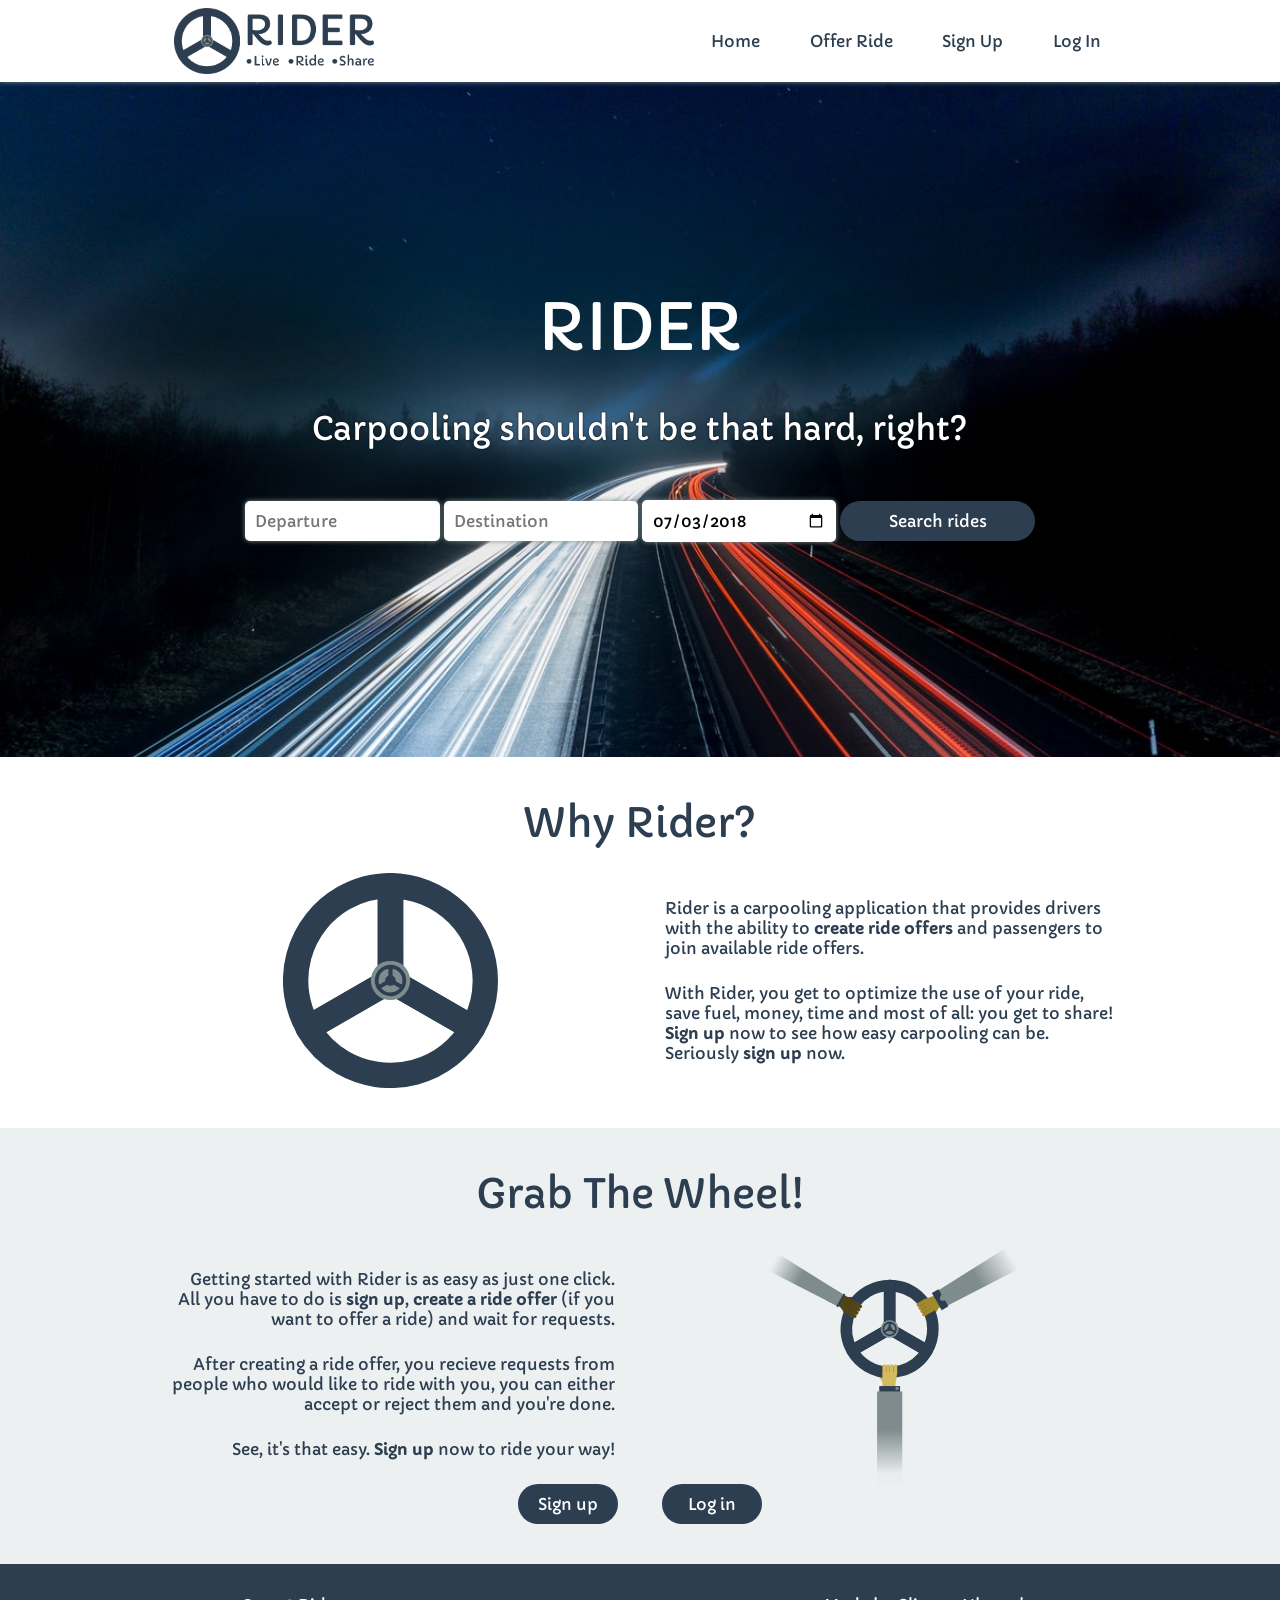
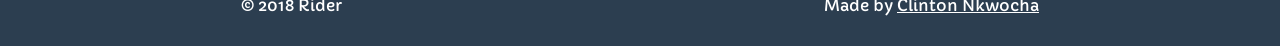
<file: index.html>
<!DOCTYPE html>
<html lang="en">
  <head>
    <meta charset="utf-8">
    <meta name="author" content="Clinton Nkwocha">
    <meta name="description" content="Rider is a carpooling application that provides drivers with the ability to create ride offers and passengers to join available ride offers.">
    <meta name="keywords" content="rider, carpool, carpooling, car, pool, offer ride">
    <meta name="language" content="English">
    <meta name="theme-color" content="#2c3e50">
    <meta name="viewport" content="width=device-width">
    <title>Rider | Live, Ride, Share</title>
    <link href="https://fonts.googleapis.com/css?family=Capriola" rel="stylesheet">
    <link rel="shortcut icon" href="./images/favicon.ico" type="image/x-icon">
    <link rel="stylesheet" href="./css/reset.min.css" type="text/css">
    <link rel="stylesheet" href="./css/style.css" type="text/css">
  </head>
  <body>
    <div id="container">
      <nav id="navbar">
        <a href="#"><img src="./images/rider-big.png" alt="rider-logo" title="Rider | Live, Ride, Share"></a>
        <input type="checkbox" id="burger-toggle">
        <label id="burger" for="burger-toggle">
          <div></div>
        </label>
        <ul>
          <li>
            <a href="#" class="shortcut">Home</a>
          </li>
          <li>
            <a href="./html/create-ride-offer.html" class="shortcut">Offer Ride</a>
          </li>
          <li>
            <a href="./html/signup.html" class="shortcut">Sign Up</a>
          </li>
          <li>
            <a href="./html/login.html" class="shortcut">Log In</a>
          </li>
        </ul>
      </nav>
      <section id="wrap">
        <main>
          <h1>RIDER</h1>
          <p>Carpooling shouldn't be that hard, right?</p>
          <form action="#" method="GET">
            <input type="text" name="departure" placeholder="Departure" title="Tip: Use the nearest bus stop to you for optimal results." required>
            <input type="text" name="destination" placeholder="Destination" title="Tip: Use the nearest bus stop to your destination for optimal results." required>
            <input type="date" name="date" value="2018-07-03" required>
            <input type="submit" value="Search rides" class="pill">
          </form>
        </main>
      </section>
      <section class="more">
        <h2>Why Rider?</h2>
        <div class="description" id="description-one">
          <div class="image-box"></div>
          <div class="word-box">
            <p>Rider is a carpooling application that provides drivers with the ability to <a href="./html/create-ride-offer.html" class="shortcut">create ride offers</a> and passengers to join available ride offers.</p>
            <p>With Rider, you get to optimize the use of your ride, save fuel, money, time and most of all: you get to share! <a href="./html/signup.html" class="shortcut">Sign up</a> now to see how easy carpooling can be. Seriously <a href="./html/signup.html" class="shortcut">sign up</a> now.</p>
          </div>
        </div>
      </section>
      <section class="more">
        <h2>Grab The Wheel!</h2>
        <div class="description" id="description-two">
          <div class="image-box"></div>
          <div class="word-box">
            <p>Getting started with Rider is as easy as just one click. All you have to do is <a href="./html/signup.html" class="shortcut">sign up</a>, <a href="./html/create-ride-offer.html" class="shortcut">create a ride offer</a> (if you want to offer a ride) and wait for requests.</p>
            <p>After creating a ride offer, you recieve requests from people who would like to ride with you, you can either accept or reject them and you're done.</p>
            <p>See, it's that easy. <a href="./html/signup.html" class="shortcut">Sign up</a> now to ride your way!</p>
          </div>
        </div>
        <div id="btn-wrap">
          <a href="./html/signup.html" class="pill">Sign up</a>
          <a href="./html/login.html" class="pill">Log in</a>      
        </div>
      </section>
      <footer>
          <span>&copy; 2018 Rider</span>
          <span>Made by <a href="https://clintonpi.github.io" target="_blank" rel="noopener">Clinton Nkwocha</a></span>
      </footer>
    </div>
  </body>
</html>
</file>
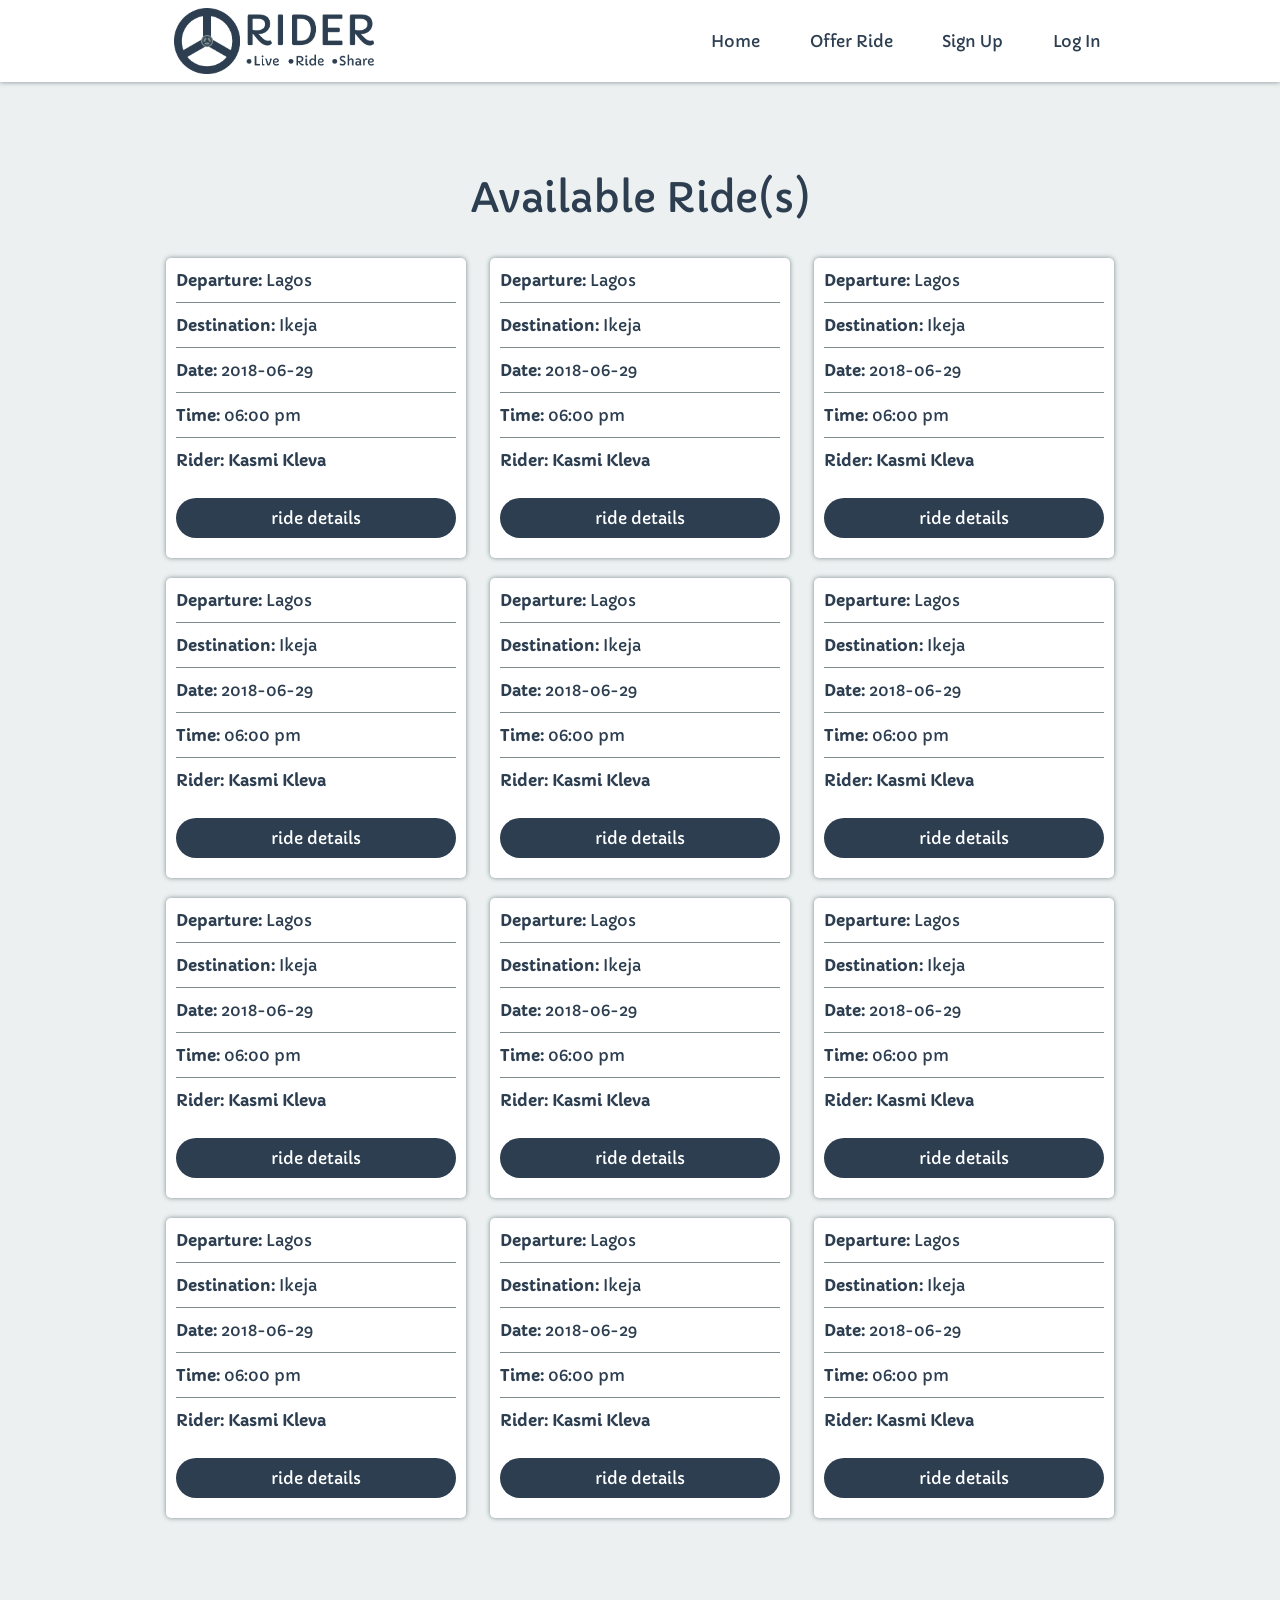
<file: html/available-rides.html>
<!DOCTYPE html>
<html lang="en">
  <head>
    <meta charset="utf-8">
    <meta name="author" content="Clinton Nkwocha">
    <meta name="description" content="Rider is a carpooling application that provides drivers with the ability to create ride offers and passengers to join available ride offers.">
    <meta name="keywords" content="rider, carpool, carpooling, car, pool, offer ride">
    <meta name="language" content="English">
    <meta name="theme-color" content="#2c3e50">
    <meta name="viewport" content="width=device-width">
    <title>Available Ride(s) - Rider</title>
    <link href="https://fonts.googleapis.com/css?family=Capriola" rel="stylesheet">
    <link rel="shortcut icon" href="../images/favicon.ico" type="image/x-icon">
    <link rel="stylesheet" href="../css/reset.min.css" type="text/css">
    <link rel="stylesheet" href="../css/style.css" type="text/css">
  </head>
  <body>
    <div id="container">
      <nav id="navbar">
        <a href="../"><img src="../images/rider-big.png" alt="rider-logo" title="Rider | Live, Ride, Share"></a>
        <input type="checkbox" id="burger-toggle">
        <label id="burger" for="burger-toggle">
          <div></div>
        </label>
        <ul>
          <li>
            <a href="../" class="shortcut">Home</a>
          </li>
          <li>
            <a href="./create-ride-offer.html" class="shortcut">Offer Ride</a>
          </li>
          <li>
            <a href="./signup.html" class="shortcut">Sign Up</a>
          </li>
          <li>
            <a href="./login.html" class="shortcut">Log In</a>
          </li>
        </ul>
      </nav>
      <section class="spread">
        <h2>Available Ride(s)</h2>
        <ul id="rides">
          <li class="ride">
            <div>
              <ul>
                <li><strong>Departure: </strong>Lagos</li>
                <li><strong>Destination: </strong>Ikeja</li>
                <li><strong>Date: </strong>2018-06-29</li>
                <li><strong>Time: </strong>06:00 pm</li>
                <li><strong>Rider: </strong><a href="./rider-profile.html" class="shortcut">Kasmi Kleva</a></li>
              </ul>
              <a href="./ride-details.html" class="pill">ride details</a>
            </div>
          </li>
          <li class="ride">
            <div>
              <ul>
                <li><strong>Departure: </strong>Lagos</li>
                <li><strong>Destination: </strong>Ikeja</li>
                <li><strong>Date: </strong>2018-06-29</li>
                <li><strong>Time: </strong>06:00 pm</li>
                <li><strong>Rider: </strong><a href="./rider-profile.html" class="shortcut">Kasmi Kleva</a></li>
              </ul>
              <a href="./ride-details.html" class="pill">ride details</a>
            </div>
          </li>
          <li class="ride">
            <div>
              <ul>
                <li><strong>Departure: </strong>Lagos</li>
                <li><strong>Destination: </strong>Ikeja</li>
                <li><strong>Date: </strong>2018-06-29</li>
                <li><strong>Time: </strong>06:00 pm</li>
                <li><strong>Rider: </strong><a href="./rider-profile.html" class="shortcut">Kasmi Kleva</a></li>
              </ul>
              <a href="./ride-details.html" class="pill">ride details</a>
            </div>
          </li>
          <li class="ride">
            <div>
              <ul>
                <li><strong>Departure: </strong>Lagos</li>
                <li><strong>Destination: </strong>Ikeja</li>
                <li><strong>Date: </strong>2018-06-29</li>
                <li><strong>Time: </strong>06:00 pm</li>
                <li><strong>Rider: </strong><a href="./rider-profile.html" class="shortcut">Kasmi Kleva</a></li>
              </ul>
              <a href="./ride-details.html" class="pill">ride details</a>
            </div>
          </li>
          <li class="ride">
            <div>
              <ul>
                <li><strong>Departure: </strong>Lagos</li>
                <li><strong>Destination: </strong>Ikeja</li>
                <li><strong>Date: </strong>2018-06-29</li>
                <li><strong>Time: </strong>06:00 pm</li>
                <li><strong>Rider: </strong><a href="./rider-profile.html" class="shortcut">Kasmi Kleva</a></li>
              </ul>
              <a href="./ride-details.html" class="pill">ride details</a>
            </div>
          </li>
          <li class="ride">
            <div>
              <ul>
                <li><strong>Departure: </strong>Lagos</li>
                <li><strong>Destination: </strong>Ikeja</li>
                <li><strong>Date: </strong>2018-06-29</li>
                <li><strong>Time: </strong>06:00 pm</li>
                <li><strong>Rider: </strong><a href="./rider-profile.html" class="shortcut">Kasmi Kleva</a></li>
              </ul>
              <a href="./ride-details.html" class="pill">ride details</a>
            </div>
          </li>
          <li class="ride">
            <div>
              <ul>
                <li><strong>Departure: </strong>Lagos</li>
                <li><strong>Destination: </strong>Ikeja</li>
                <li><strong>Date: </strong>2018-06-29</li>
                <li><strong>Time: </strong>06:00 pm</li>
                <li><strong>Rider: </strong><a href="./rider-profile.html" class="shortcut">Kasmi Kleva</a></li>
              </ul>
              <a href="./ride-details.html" class="pill">ride details</a>
            </div>
          </li>
          <li class="ride">
            <div>
              <ul>
                <li><strong>Departure: </strong>Lagos</li>
                <li><strong>Destination: </strong>Ikeja</li>
                <li><strong>Date: </strong>2018-06-29</li>
                <li><strong>Time: </strong>06:00 pm</li>
                <li><strong>Rider: </strong><a href="./rider-profile.html" class="shortcut">Kasmi Kleva</a></li>
              </ul>
              <a href="./ride-details.html" class="pill">ride details</a>
            </div>
          </li>
          <li class="ride">
            <div>
              <ul>
                <li><strong>Departure: </strong>Lagos</li>
                <li><strong>Destination: </strong>Ikeja</li>
                <li><strong>Date: </strong>2018-06-29</li>
                <li><strong>Time: </strong>06:00 pm</li>
                <li><strong>Rider: </strong><a href="./rider-profile.html" class="shortcut">Kasmi Kleva</a></li>
              </ul>
              <a href="./ride-details.html" class="pill">ride details</a>
            </div>
          </li>
          <li class="ride">
            <div>
              <ul>
                <li><strong>Departure: </strong>Lagos</li>
                <li><strong>Destination: </strong>Ikeja</li>
                <li><strong>Date: </strong>2018-06-29</li>
                <li><strong>Time: </strong>06:00 pm</li>
                <li><strong>Rider: </strong><a href="./rider-profile.html" class="shortcut">Kasmi Kleva</a></li>
              </ul>
              <a href="./ride-details.html" class="pill">ride details</a>
            </div>
          </li>
          <li class="ride">
            <div>
              <ul>
                <li><strong>Departure: </strong>Lagos</li>
                <li><strong>Destination: </strong>Ikeja</li>
                <li><strong>Date: </strong>2018-06-29</li>
                <li><strong>Time: </strong>06:00 pm</li>
                <li><strong>Rider: </strong><a href="./rider-profile.html" class="shortcut">Kasmi Kleva</a></li>
              </ul>
              <a href="./ride-details.html" class="pill">ride details</a>
            </div>
          </li>
          <li class="ride">
            <div>
              <ul>
                <li><strong>Departure: </strong>Lagos</li>
                <li><strong>Destination: </strong>Ikeja</li>
                <li><strong>Date: </strong>2018-06-29</li>
                <li><strong>Time: </strong>06:00 pm</li>
                <li><strong>Rider: </strong><a href="./rider-profile.html" class="shortcut">Kasmi Kleva</a></li>
              </ul>
              <a href="./ride-details.html" class="pill">ride details</a>
            </div>
          </li>
        </ul>
      </section>
    </div>
  </body>
</html>
</file>
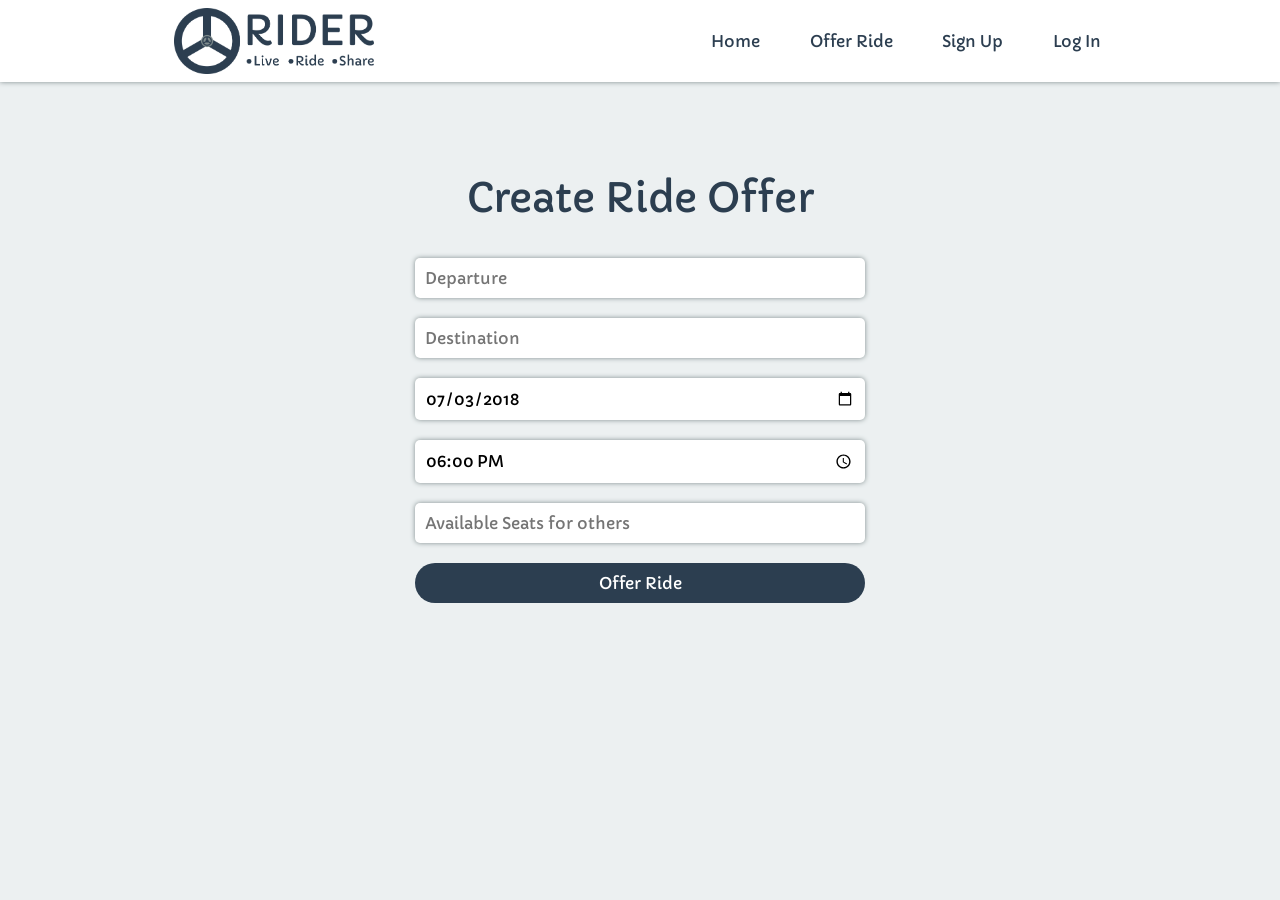
<file: html/create-ride-offer.html>
<!DOCTYPE html>
<html lang="en">
  <head>
    <meta charset="utf-8">
    <meta name="author" content="Clinton Nkwocha">
    <meta name="description" content="Rider is a carpooling application that provides drivers with the ability to create ride offers and passengers to join available ride offers.">
    <meta name="keywords" content="rider, carpool, carpooling, car, pool, offer ride">
    <meta name="language" content="English">
    <meta name="theme-color" content="#2c3e50">
    <meta name="viewport" content="width=device-width">
    <title>Create Ride Offer - Rider</title>
    <link href="https://fonts.googleapis.com/css?family=Capriola" rel="stylesheet">
    <link rel="shortcut icon" href="../images/favicon.ico" type="image/x-icon">
    <link rel="stylesheet" href="../css/reset.min.css" type="text/css">
    <link rel="stylesheet" href="../css/style.css" type="text/css">
  </head>
  <body>
    <div id="container">
      <nav id="navbar">
        <a href="../"><img src="../images/rider-big.png" alt="rider-logo" title="Rider | Live, Ride, Share"></a>
        <input type="checkbox" id="burger-toggle">
        <label id="burger" for="burger-toggle">
          <div></div>
        </label>
        <ul>
          <li>
            <a href="../" class="shortcut">Home</a>
          </li>
          <li>
            <a href="#" class="shortcut">Offer Ride</a>
          </li>
          <li>
            <a href="./signup.html" class="shortcut">Sign Up</a>
          </li>
          <li>
            <a href="./login.html" class="shortcut">Log In</a>
          </li>
        </ul>
      </nav>
      <section class="spread">
        <h2>Create Ride Offer</h2>
        <form>
          <input type="text" name="departure" id="departure" placeholder="Departure" title="Tip: Use the nearest bus stop to you for optimal results." required>
          <input type="text" name="destination" id="destination" placeholder="Destination" title="Tip: Use the nearest bus stop to your destination for optimal results." required>
          <input type="date" name="date" id="date" value="2018-07-03" title="Input date of departure." required>
          <input type="time" name="time" id="time" value="18:00" title="Input time of departure. e.g 06:00 PM" required>
          <input type="number" min="1" name="available-seats" id="available-seats" placeholder="Available Seats for others" required>
          <input type="submit" class="pill" value="Offer Ride">
        </form>
      </section>
    </div>
  </body>
</html>
</file>
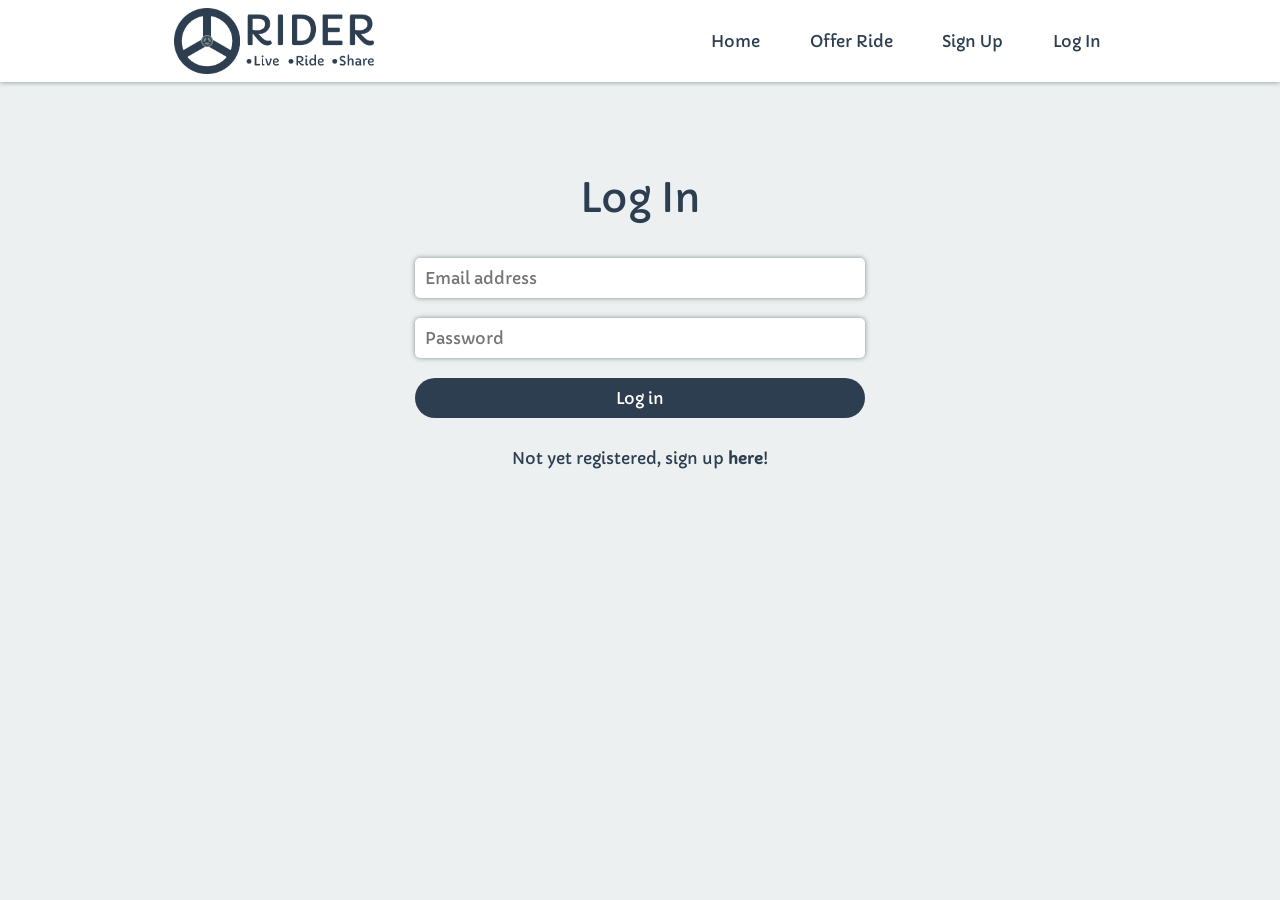
<file: html/login.html>
<!DOCTYPE html>
<html lang="en">
  <head>
    <meta charset="utf-8">
    <meta name="author" content="Clinton Nkwocha">
    <meta name="description" content="Rider is a carpooling application that provides drivers with the ability to create ride offers and passengers to join available ride offers.">
    <meta name="keywords" content="rider, carpool, carpooling, car, pool, offer ride">
    <meta name="language" content="English">
    <meta name="theme-color" content="#2c3e50">
    <meta name="viewport" content="width=device-width">
    <title>Log In - Rider</title>
    <link href="https://fonts.googleapis.com/css?family=Capriola" rel="stylesheet">
    <link rel="shortcut icon" href="../images/favicon.ico" type="image/x-icon">
    <link rel="stylesheet" href="../css/reset.min.css" type="text/css">
    <link rel="stylesheet" href="../css/style.css" type="text/css">
  </head>
  <body>
    <div id="container">
      <nav id="navbar">
        <a href="../"><img src="../images/rider-big.png" alt="rider-logo" title="Rider | Live, Ride, Share"></a>
        <input type="checkbox" id="burger-toggle">
        <label id="burger" for="burger-toggle">
          <div></div>
        </label>
        <ul>
          <li>
            <a href="../" class="shortcut">Home</a>
          </li>
          <li>
            <a href="./create-ride-offer.html" class="shortcut">Offer Ride</a>
          </li>
          <li>
            <a href="./signup.html" class="shortcut">Sign Up</a>
          </li>
          <li>
            <a href="#" class="shortcut">Log In</a>
          </li>
        </ul>
      </nav>
      <section class="spread">
        <h2>Log In</h2>
        <form action="#" method="POST">
          <input type="email" name="mail" placeholder="Email address" required>
          <input type="password" name="pin" placeholder="Password" minlength="8" required>
          <input type="submit" value="Log in" class="pill">
        </form>
        <p>Not yet registered, sign up <a href="./signup.html" class="shortcut">here</a>!</p>
      </section>
    </div>
  </body>
</html>
</file>
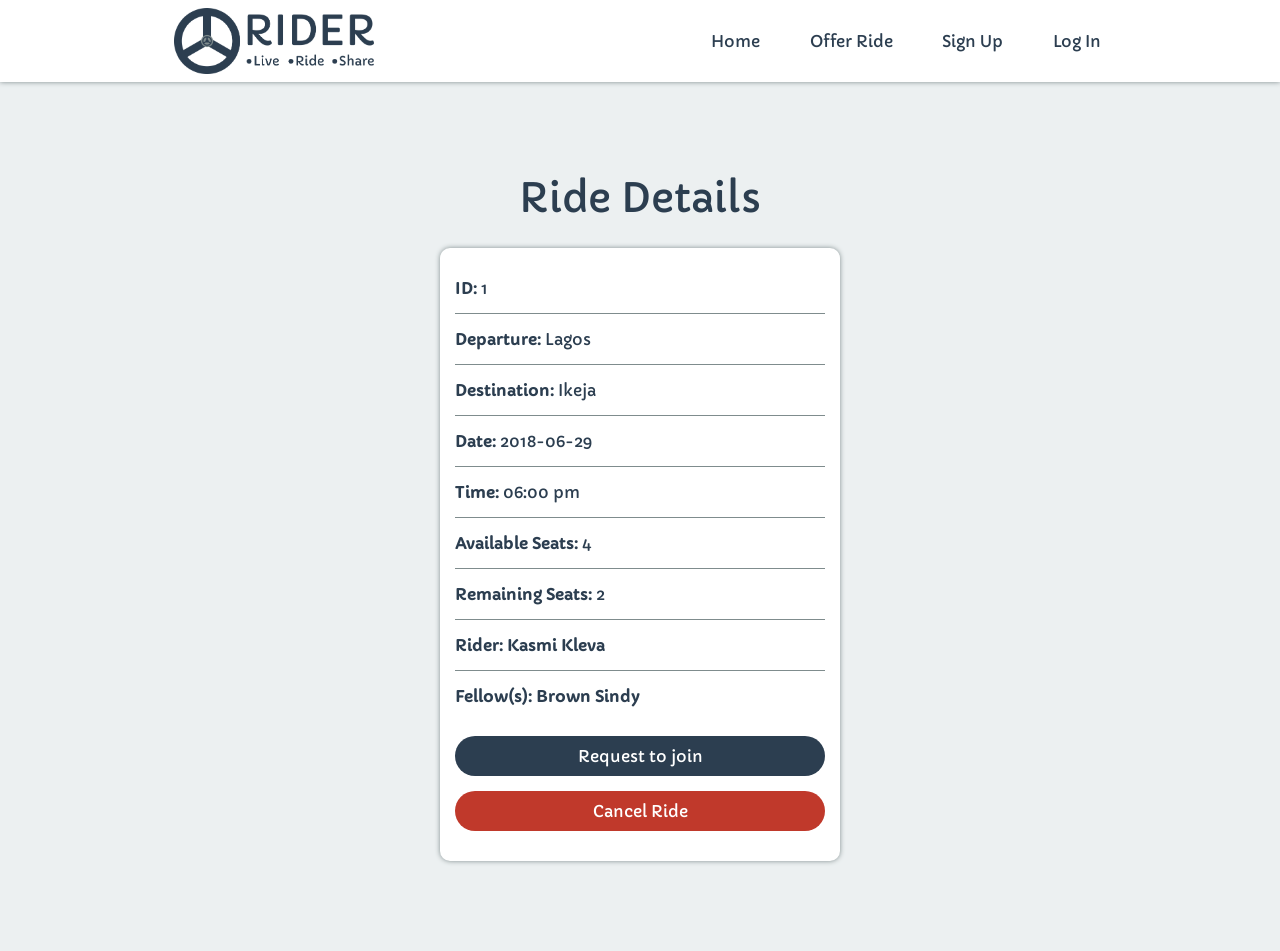
<file: html/ride-details.html>
<!DOCTYPE html>
<html lang="en">
  <head>
    <meta charset="utf-8">
    <meta name="author" content="Clinton Nkwocha">
    <meta name="description" content="Rider is a carpooling application that provides drivers with the ability to create ride offers and passengers to join available ride offers.">
    <meta name="keywords" content="rider, carpool, carpooling, car, pool, offer ride">
    <meta name="language" content="English">
    <meta name="theme-color" content="#2c3e50">
    <meta name="viewport" content="width=device-width">
    <title>Ride Details - Rider</title>
    <link href="https://fonts.googleapis.com/css?family=Capriola" rel="stylesheet">
    <link rel="shortcut icon" href="../images/favicon.ico" type="image/x-icon">
    <link rel="stylesheet" href="../css/reset.min.css" type="text/css">
    <link rel="stylesheet" href="../css/style.css" type="text/css">
  </head>
  <body>
    <div id="container">
      <nav id="navbar">
        <a href="../"><img src="../images/rider-big.png" alt="rider-logo" title="Rider | Live, Ride, Share"></a>
        <input type="checkbox" id="burger-toggle">
        <label id="burger" for="burger-toggle">
          <div></div>
        </label>
        <ul>
          <li>
            <a href="../" class="shortcut">Home</a>
          </li>
          <li>
            <a href="./create-ride-offer.html" class="shortcut">Offer Ride</a>
          </li>
          <li>
            <a href="./signup.html" class="shortcut">Sign Up</a>
          </li>
          <li>
            <a href="./login.html" class="shortcut">Log In</a>
          </li>
        </ul>
      </nav>
      <section class="spread">
        <h2>Ride Details</h2>
        <div id="details-wrap">
          <ul>
            <li><strong>ID: </strong>1</li>
            <li><strong>Departure: </strong>Lagos</li>
            <li><strong>Destination: </strong>Ikeja</li>
            <li><strong>Date: </strong>2018-06-29</li>
            <li><strong>Time: </strong>06:00 pm</li>
            <li><strong>Available Seats: </strong>4</li>
            <li><strong>Remaining Seats: </strong>2</li>
            <li><strong>Rider: </strong><a href="./rider-profile.html" class="shortcut">Kasmi Kleva</a></li>
            <li><strong>Fellow(s): </strong><a href="./rider-profile.html" class="shortcut">Brown Sindy</a></li>
          </ul>
          <button id="join" class="pill">Request to join</button>
          <button id="cancel" class="pill">Cancel Ride</button>
        </div>
      </section>
    </div>
  </body>
</html>
</file>
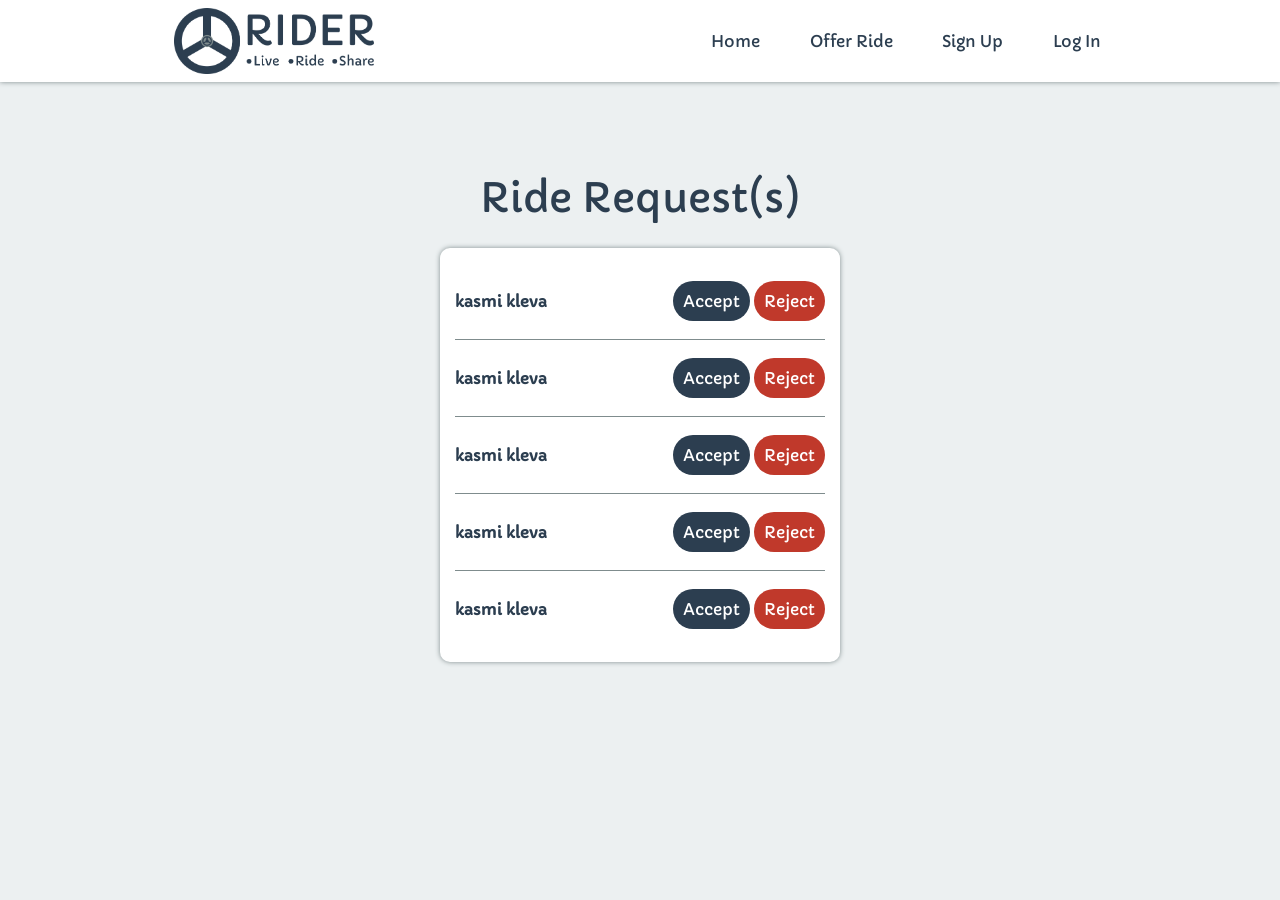
<file: html/ride-requests.html>
<!DOCTYPE html>
<html lang="en">
  <head>
    <meta charset="utf-8">
    <meta name="author" content="Clinton Nkwocha">
    <meta name="description" content="Rider is a carpooling application that provides drivers with the ability to create ride offers and passengers to join available ride offers.">
    <meta name="keywords" content="rider, carpool, carpooling, car, pool, offer ride">
    <meta name="language" content="English">
    <meta name="theme-color" content="#2c3e50">
    <meta name="viewport" content="width=device-width">
    <title>Ride Request(s) - Rider</title>
    <link href="https://fonts.googleapis.com/css?family=Capriola" rel="stylesheet">
    <link rel="shortcut icon" href="../images/favicon.ico" type="image/x-icon">
    <link rel="stylesheet" href="../css/reset.min.css" type="text/css">
    <link rel="stylesheet" href="../css/style.css" type="text/css">
  </head>
  <body>
    <div id="container">
      <nav id="navbar">
        <a href="../"><img src="../images/rider-big.png" alt="rider-logo" title="Rider | Live, Ride, Share"></a>
        <input type="checkbox" id="burger-toggle">
        <label id="burger" for="burger-toggle">
          <div></div>
        </label>
        <ul>
          <li>
            <a href="../" class="shortcut">Home</a>
          </li>
          <li>
            <a href="./create-ride-offer.html" class="shortcut">Offer Ride</a>
          </li>
          <li>
            <a href="./signup.html" class="shortcut">Sign Up</a>
          </li>
          <li>
            <a href="./login.html" class="shortcut">Log In</a>
          </li>
        </ul>
      </nav>
      <section class="spread">
        <h2>Ride Request(s)</h2>
        <div id="details-wrap">
          <ul>
            <li class="requests">
              <a href="./rider-profile.html" class="shortcut">kasmi kleva</a>
              <span>
                <button class="pill">Accept</button>
                <button class="pill" id="cancel">Reject</button>
              </span>
            </li>
            <li class="requests">
              <a href="./rider-profile.html" class="shortcut">kasmi kleva</a>
              <span>
                <button class="pill">Accept</button>
                <button class="pill" id="cancel">Reject</button>
              </span>
            </li>
            <li class="requests">
              <a href="./rider-profile.html" class="shortcut">kasmi kleva</a>
              <span>
                <button class="pill">Accept</button>
                <button class="pill" id="cancel">Reject</button>
              </span>
            </li>
            <li class="requests">
              <a href="./rider-profile.html" class="shortcut">kasmi kleva</a>
              <span>
                <button class="pill">Accept</button>
                <button class="pill" id="cancel">Reject</button>
              </span>
            </li>
            <li class="requests">
              <a href="./rider-profile.html" class="shortcut">kasmi kleva</a>
              <span>
                <button class="pill">Accept</button>
                <button class="pill" id="cancel">Reject</button>
              </span>
            </li>
          </ul>
        </div>
      </section>
    </div>
  </body>
</html>
</file>
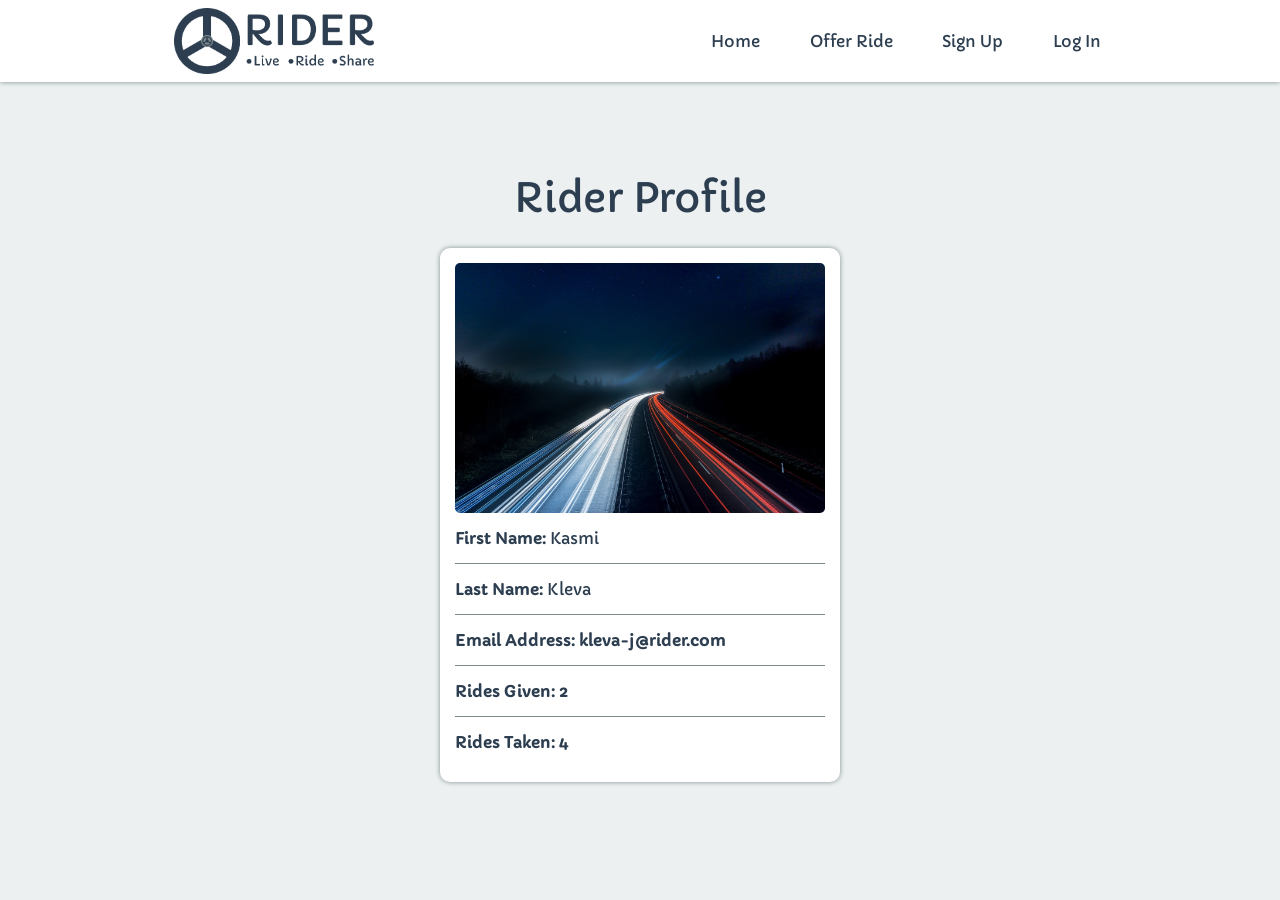
<file: html/rider-profile.html>
<!DOCTYPE html>
<html lang="en">
  <head>
    <meta charset="utf-8">
    <meta name="author" content="Clinton Nkwocha">
    <meta name="description" content="Rider is a carpooling application that provides drivers with the ability to create ride offers and passengers to join available ride offers.">
    <meta name="keywords" content="rider, carpool, carpooling, car, pool, offer ride">
    <meta name="language" content="English">
    <meta name="theme-color" content="#2c3e50">
    <meta name="viewport" content="width=device-width">
    <title>Rider Profile - Rider</title>
    <link href="https://fonts.googleapis.com/css?family=Capriola" rel="stylesheet">
    <link rel="shortcut icon" href="../images/favicon.ico" type="image/x-icon">
    <link rel="stylesheet" href="../css/reset.min.css" type="text/css">
    <link rel="stylesheet" href="../css/style.css" type="text/css">
  </head>
  <body>
    <div id="container">
      <nav id="navbar">
        <a href="../"><img src="../images/rider-big.png" alt="rider-logo" title="Rider | Live, Ride, Share"></a>
        <input type="checkbox" id="burger-toggle">
        <label id="burger" for="burger-toggle">
          <div></div>
        </label>
        <ul>
          <li>
            <a href="../" class="shortcut">Home</a>
          </li>
          <li>
            <a href="./create-ride-offer.html" class="shortcut">Offer Ride</a>
          </li>
          <li>
            <a href="./signup.html" class="shortcut">Sign Up</a>
          </li>
          <li>
            <a href="./login.html" class="shortcut">Log In</a>
          </li>
        </ul>
      </nav>
      <section class="spread">
        <h2>Rider Profile</h2>
        <div id="details-wrap">
          <div id="profile-pics"></div>
          <ul>
            <li><strong>First Name: </strong>Kasmi</li>
            <li><strong>Last Name: </strong>Kleva</li>
            <li><strong>Email Address: </strong><a href="mailto:kleva-j@gmail.com" class="shortcut">kleva-j@rider.com</a></li>
            <li><strong>Rides Given: </strong><a href="rides-given.html" class="shortcut">2</a></li>
            <li><strong>Rides Taken: </strong><a href="rides-taken.html" class="shortcut">4</a></li>
          </ul>
        </div>
      </section>
    </div>
  </body>
</html>
</file>
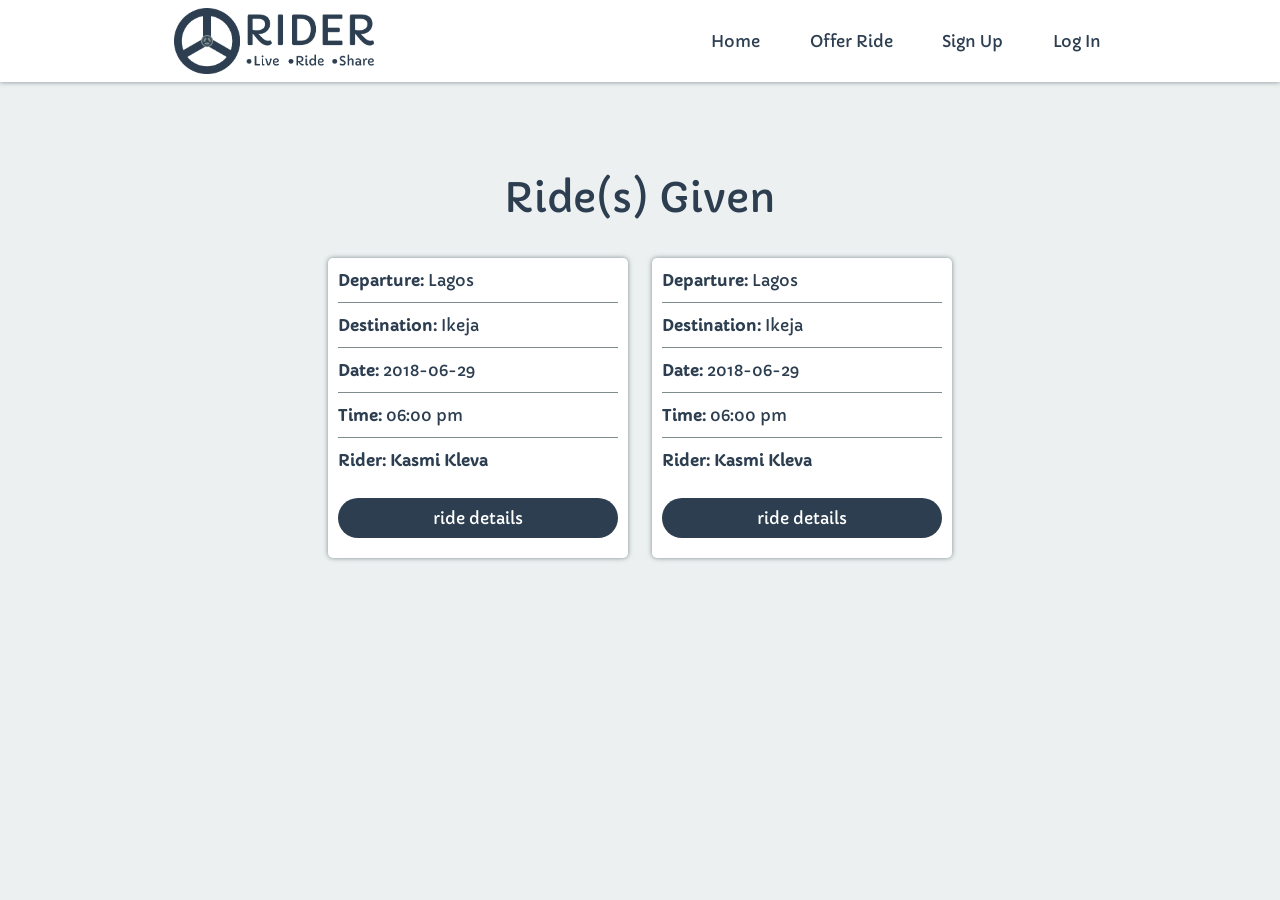
<file: html/rides-given.html>
<!DOCTYPE html>
<html lang="en">
  <head>
    <meta charset="utf-8">
    <meta name="author" content="Clinton Nkwocha">
    <meta name="description" content="Rider is a carpooling application that provides drivers with the ability to create ride offers and passengers to join available ride offers.">
    <meta name="keywords" content="rider, carpool, carpooling, car, pool, offer ride">
    <meta name="language" content="English">
    <meta name="theme-color" content="#2c3e50">
    <meta name="viewport" content="width=device-width">
    <title>Ride(s) Given - Rider</title>
    <link href="https://fonts.googleapis.com/css?family=Capriola" rel="stylesheet">
    <link rel="shortcut icon" href="../images/favicon.ico" type="image/x-icon">
    <link rel="stylesheet" href="../css/reset.min.css" type="text/css">
    <link rel="stylesheet" href="../css/style.css" type="text/css">
  </head>
  <body>
    <div id="container">
      <nav id="navbar">
        <a href="../"><img src="../images/rider-big.png" alt="rider-logo" title="Rider | Live, Ride, Share"></a>
        <input type="checkbox" id="burger-toggle">
        <label id="burger" for="burger-toggle">
          <div></div>
        </label>
        <ul>
          <li>
            <a href="../" class="shortcut">Home</a>
          </li>
          <li>
            <a href="./create-ride-offer.html" class="shortcut">Offer Ride</a>
          </li>
          <li>
            <a href="./signup.html" class="shortcut">Sign Up</a>
          </li>
          <li>
            <a href="./login.html" class="shortcut">Log In</a>
          </li>
        </ul>
      </nav>
      <section class="spread">
        <h2>Ride(s) Given</h2>
        <ul id="rides">
          <li class="ride">
            <div>
              <ul>
                <li><strong>Departure: </strong>Lagos</li>
                <li><strong>Destination: </strong>Ikeja</li>
                <li><strong>Date: </strong>2018-06-29</li>
                <li><strong>Time: </strong>06:00 pm</li>
                <li><strong>Rider: </strong><a href="./rider-profile.html" class="shortcut">Kasmi Kleva</a></li>
              </ul>
              <a href="./ride-details.html" class="pill">ride details</a>
            </div>
          </li>
          <li class="ride">
            <div>
              <ul>
                <li><strong>Departure: </strong>Lagos</li>
                <li><strong>Destination: </strong>Ikeja</li>
                <li><strong>Date: </strong>2018-06-29</li>
                <li><strong>Time: </strong>06:00 pm</li>
                <li><strong>Rider: </strong><a href="./rider-profile.html" class="shortcut">Kasmi Kleva</a></li>
              </ul>
              <a href="./ride-details.html" class="pill">ride details</a>
            </div>
          </li>
        </ul>
      </section>
    </div>
  </body>
</html>
</file>
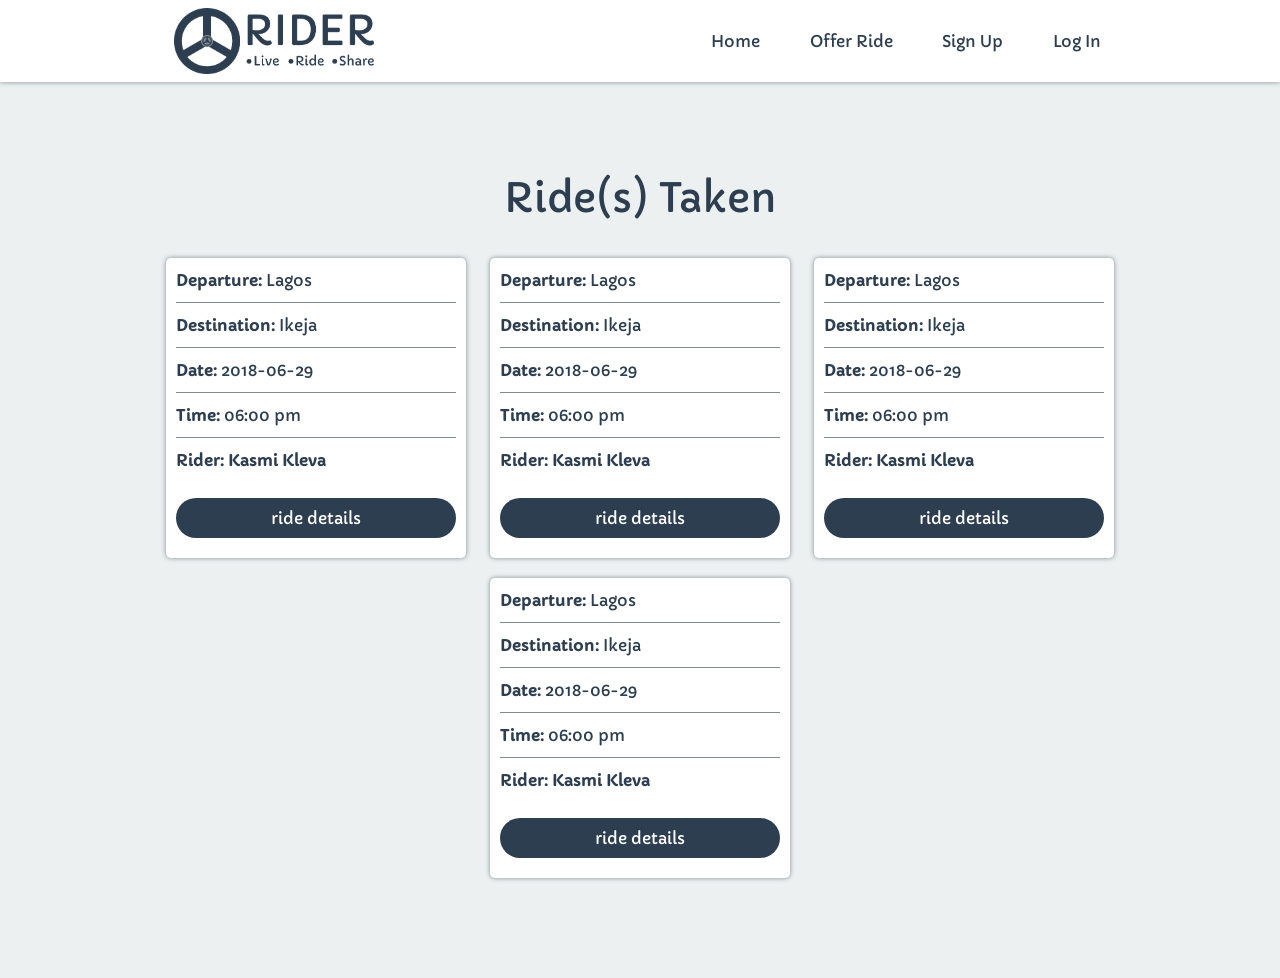
<file: html/rides-taken.html>
<!DOCTYPE html>
<html lang="en">
  <head>
    <meta charset="utf-8">
    <meta name="author" content="Clinton Nkwocha">
    <meta name="description" content="Rider is a carpooling application that provides drivers with the ability to create ride offers and passengers to join available ride offers.">
    <meta name="keywords" content="rider, carpool, carpooling, car, pool, offer ride">
    <meta name="language" content="English">
    <meta name="theme-color" content="#2c3e50">
    <meta name="viewport" content="width=device-width">
    <title>Ride(s) Taken - Rider</title>
    <link href="https://fonts.googleapis.com/css?family=Capriola" rel="stylesheet">
    <link rel="shortcut icon" href="../images/favicon.ico" type="image/x-icon">
    <link rel="stylesheet" href="../css/reset.min.css" type="text/css">
    <link rel="stylesheet" href="../css/style.css" type="text/css">
  </head>
  <body>
    <div id="container">
      <nav id="navbar">
        <a href="../"><img src="../images/rider-big.png" alt="rider-logo" title="Rider | Live, Ride, Share"></a>
        <input type="checkbox" id="burger-toggle">
        <label id="burger" for="burger-toggle">
          <div></div>
        </label>
        <ul>
          <li>
            <a href="../" class="shortcut">Home</a>
          </li>
          <li>
            <a href="./create-ride-offer.html" class="shortcut">Offer Ride</a>
          </li>
          <li>
            <a href="./signup.html" class="shortcut">Sign Up</a>
          </li>
          <li>
            <a href="./login.html" class="shortcut">Log In</a>
          </li>
        </ul>
      </nav>
      <section class="spread">
        <h2>Ride(s) Taken</h2>
        <ul id="rides">
          <li class="ride">
            <div>
              <ul>
                <li><strong>Departure: </strong>Lagos</li>
                <li><strong>Destination: </strong>Ikeja</li>
                <li><strong>Date: </strong>2018-06-29</li>
                <li><strong>Time: </strong>06:00 pm</li>
                <li><strong>Rider: </strong><a href="./rider-profile.html" class="shortcut">Kasmi Kleva</a></li>
              </ul>
              <a href="./ride-details.html" class="pill">ride details</a>
            </div>
          </li>
          <li class="ride">
            <div>
              <ul>
                <li><strong>Departure: </strong>Lagos</li>
                <li><strong>Destination: </strong>Ikeja</li>
                <li><strong>Date: </strong>2018-06-29</li>
                <li><strong>Time: </strong>06:00 pm</li>
                <li><strong>Rider: </strong><a href="./rider-profile.html" class="shortcut">Kasmi Kleva</a></li>
              </ul>
              <a href="./ride-details.html" class="pill">ride details</a>
            </div>
          </li>
          <li class="ride">
            <div>
              <ul>
                <li><strong>Departure: </strong>Lagos</li>
                <li><strong>Destination: </strong>Ikeja</li>
                <li><strong>Date: </strong>2018-06-29</li>
                <li><strong>Time: </strong>06:00 pm</li>
                <li><strong>Rider: </strong><a href="./rider-profile.html" class="shortcut">Kasmi Kleva</a></li>
              </ul>
              <a href="./ride-details.html" class="pill">ride details</a>
            </div>
          </li>
          <li class="ride">
            <div>
              <ul>
                <li><strong>Departure: </strong>Lagos</li>
                <li><strong>Destination: </strong>Ikeja</li>
                <li><strong>Date: </strong>2018-06-29</li>
                <li><strong>Time: </strong>06:00 pm</li>
                <li><strong>Rider: </strong><a href="./rider-profile.html" class="shortcut">Kasmi Kleva</a></li>
              </ul>
              <a href="./ride-details.html" class="pill">ride details</a>
            </div>
          </li>
        </ul>
      </section>
    </div>
  </body>
</html>
</file>
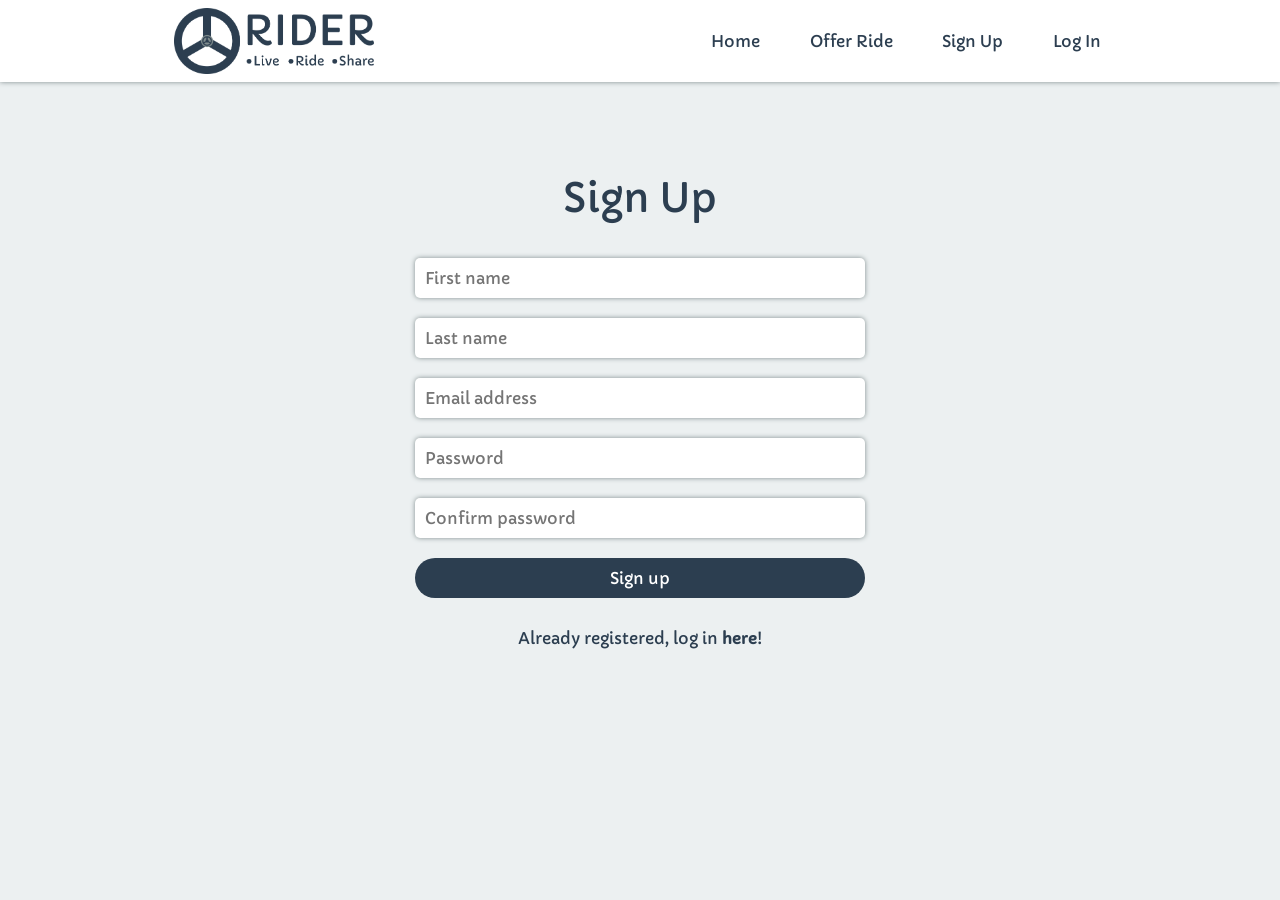
<file: html/signup.html>
<!DOCTYPE html>
<html lang="en">
  <head>
    <meta charset="utf-8">
    <meta name="author" content="Clinton Nkwocha">
    <meta name="description" content="Rider is a carpooling application that provides drivers with the ability to create ride offers and passengers to join available ride offers.">
    <meta name="keywords" content="rider, carpool, carpooling, car, pool, offer ride">
    <meta name="language" content="English">
    <meta name="theme-color" content="#2c3e50">
    <meta name="viewport" content="width=device-width">
    <title>Sign Up - Rider</title>
    <link href="https://fonts.googleapis.com/css?family=Capriola" rel="stylesheet">
    <link rel="shortcut icon" href="../images/favicon.ico" type="image/x-icon">
    <link rel="stylesheet" href="../css/reset.min.css" type="text/css">
    <link rel="stylesheet" href="../css/style.css" type="text/css">
  </head>
  <body>
    <div id="container">
      <nav id="navbar">
        <a href="../"><img src="../images/rider-big.png" alt="rider-logo" title="Rider | Live, Ride, Share"></a>
        <input type="checkbox" id="burger-toggle">
        <label id="burger" for="burger-toggle">
          <div></div>
        </label>
        <ul>
          <li>
            <a href="../" class="shortcut">Home</a>
          </li>
          <li>
            <a href="./create-ride-offer.html" class="shortcut">Offer Ride</a>
          </li>
          <li>
            <a href="#" class="shortcut">Sign Up</a>
          </li>
          <li>
            <a href="./login.html" class="shortcut">Log In</a>
          </li>
        </ul>
      </nav>
      <section class="spread">
        <h2>Sign Up</h2>
        <form action="#" method="POST">
          <input type="text" name="firstname" placeholder="First name" required>
          <input type="text" name="lastname" placeholder="Last name" required>
          <input type="email" name="mail" placeholder="Email address" required>
          <input type="password" name="pin" placeholder="Password" minlength="8" required>
          <input type="password" name="pin2" placeholder="Confirm password" minlength="8" required>
          <input type="submit" value="Sign up" class="pill">
        </form>
        <p>Already registered, log in <a href="./login.html" class="shortcut">here</a>!</p>
      </section>
    </div>
  </body>
</html>
</file>
<file: css/style.css>
:root {
  --dark: #34495e;
  --darker: #2c3e50;
  --light: #7f8c8d;
  --lighter: #ecf0f1;
  --bright: #ffffff;
  --font: 'Capriola', sans-serif;
  --box-shadow: 0 0 5px var(--light);
  --top: 82px;
}

body {
  min-width: 300px;
  font-family: var(--font);
  font-size: 16px;
  color: var(--darker);
}

nav {
  position: fixed;
  top: 0;
  width: 100%;
  padding: 8px;
  display: flex;
  justify-content: space-around;
  background-color: var(--bright);
  box-shadow: var(--box-shadow);
}

nav img {
  height: 66px;
  display: flex;
}

#burger-toggle {
  display: none;
}

#burger-toggle:checked ~ ul {
  box-shadow: var(--box-shadow);
  left: calc(100% - 200px);
}

#burger {
  width: 35px;
  height: 25px;
  display: none;
  margin: auto 0;
  cursor: pointer;
}

#burger:before, #burger:after, #burger div {
  content: "";
  width: 35px;
  height: 3px;
  background-color: var(--darker);
  border-radius: 2px;
  transition: .3s;
}

nav ul {
  background-color: var(--bright);
  display: flex;
  width: 400px;
  justify-content: space-between;
  transition: .3s;
}

nav li {
  display: flex;
}

nav li a {
  margin: auto;
  padding: 5px;
  font-weight: normal !important;
}

.shortcut {
  color: var(--darker);
  text-decoration: none;
  font-weight: bold;
}

.shortcut:hover, .shortcut:focus, .shortcut:active {
  color: var(--light);
  outline: none;
}

#wrap {
  width: 100%;
  height: auto;
  min-height: 75vh;
  background-color: var(--light);
  background-image: url('../images/bg.jpeg');
  background-repeat: no-repeat;
  background-position: center;
  background-size: cover;
  background-attachment: fixed;
  margin-top: var(--top);
  display: flex;
}

main {
  color: var(--bright);
  margin: auto;
  padding: 100px 15px;
  text-align: center;
}

h1 {
  font-size: 4rem;
  margin-bottom: 40px;
  text-align: center;
}

main p {
  font-size: 2rem;
  text-shadow: 0px 0px 2px #000000;
}

main form {
  margin: 5% auto 0;
}

input {
  width: 24%;
  min-width: 160px;
  padding: 10px;
  border-radius: 5px;
  background-color: var(--bright);
  border: transparent;
  margin: 10px auto;
  font-family: var(--font);
  font-size: 16px;
}

input:not([type="submit"]) {
  box-shadow: var(--box-shadow);
}

.pill {
  background-color: var(--darker);
  border-radius: 20px;
  color: var(--bright);
  padding: 10px;
  text-decoration: none;
  text-align: center;
}

.pill:hover {
  background-color: var(--dark);
  cursor: pointer;
}

.more {
  padding: 40px 0;
}

h2 {
  font-size: 2.5rem;
  margin-bottom: 25px;
  text-align: center;
}

.description {
  display: flex;
  width: 90%;
  max-width: 1000px;
  margin: auto;
  overflow: hidden;
}

.image-box {
  width: 50%;
  background-image: url('../images/rider-hands.svg');
  background-repeat: no-repeat;
  background-position: center;
  background-size: contain;
  transition: .5s;
}

#description-one .image-box {
  background-image: url('../images/rider.svg');
  animation: steer 10s infinite;
  z-index: -1;
}

@keyframes steer {
  0% {transform: rotate(0deg)}
  10% {transform: rotate(-200deg)}
  35% {transform: rotate(170deg)}
  50% {transform: rotate(140deg)}
  65% {transform: rotate(190deg)}
  80% {transform: rotate(110deg)}
  100% {transform: rotate(0deg)}
}

.word-box {
  width: 50%;
}

.word-box p {
  margin: 25px 5%;
}

.more:last-of-type {
  background-color: var(--lighter);
}

#description-two {
  flex-direction: row-reverse;
}

#description-two .word-box {
  text-align: right;
}

#btn-wrap {
  text-align: center;
}

#btn-wrap a {
  display: inline-block;
  margin: 0 20px;
  width: 100px;
}

footer {
  height: var(--top);
  line-height: var(--top);
  background-color: var(--darker);
  color: var(--bright);
  display: flex;
  justify-content: space-around;
}

footer a {
  color: var(--bright);
}

footer a:hover {
  color: var(--light);
}

/* Sign up  and log in*/
.spread {
  width: 100%;
  min-height: calc(100vh - var(--top));
  margin-top: var(--top);
  padding: 10vh 0;
  text-align: center;
  background-color: var(--lighter);
}

.spread form {
  display: flex;
  flex-direction: column;
}

.spread input {
  max-width: 95%;
  width: 450px;
}

.spread form + p {
  margin-top: 20px;
}

/* Available rides */
#rides {
  max-width: 1300px;
  margin: auto;
}

.ride {
  width: 300px;
  height: 300px;
  margin: 10px;
  background-color: var(--bright);
  display: inline-block;
  border-radius: 5px;
  word-wrap: break-word;
  transition: .3s;
  box-shadow: var(--box-shadow);
}

.ride:hover {
  box-shadow: 5px 5px 10px var(--light);
}

.ride ul {
  height: 240px;
  overflow: auto;
  text-align: left;
}

.ride ul ~ a {
  margin: 0 10px;
}

.ride li {
  margin: 0 10px;
  padding: 12px 0;
  border-top: 1px solid var(--light);
}

.ride li:first-child {
  border-top: none;
}

ul ~ a, ul ~ button {
  display: block;
}

/* Ride details */
#details-wrap {
  max-width: 400px;
  width: 95%;
  background-color: var(--bright);
  padding: 15px;
  margin: auto;
  border-radius: 10px;
  box-shadow: var(--box-shadow);
  word-wrap: break-word;
  text-align: left;
}

#details-wrap li, #details-wrap > button {
  margin: 15px 0;
  width: 100%;
}

#details-wrap li:not(:first-child) {
  border-top: 1px solid var(--light);
  margin: 0;
  padding: 15px 0px;
}

button {
  border: none;
  font-family: var(--font);
  font-size: 16px;
  outline: none;
}

#cancel {
  background-color: #c0392b;
}

#cancel:hover {
  background-color: #e74c3c;
}

/* Rider Profile */
#profile-pics {
  background-color: var(--lighter);
  background-image: url('../images/bg.jpeg');
  background-size: cover;
  background-repeat: no-repeat;
  background-position: center;
  border-radius: 5px;
  height: 250px;
  transition: .5s;
}

/* Ride Request(s) */
.requests {
  display: flex;
  justify-content: space-between;
}

.requests button {
  margin: 3px auto;
}

.requests a {
  margin: auto 0;
}

/************
Media queries
************/

@media (max-width: 768px) {

  nav {
    justify-content: space-between;
    padding: 8px 20px;
  }

  nav ul {
    display: block;
    position: fixed;
    top: var(--top);
    left: 100%;
    width: 200px;
    min-height: calc(100vh - var(--top));
    padding: 10px;
    flex-direction: column;
  }

  nav li a {
    width: 100%;
    margin: 0;
    padding: 10px;
    transition: .3s;
    border-bottom: 1px solid var(--light);
  }

  nav li a:hover {
    padding-left: 30px;
  }

  #burger-toggle:checked + #burger:before {
    transform: rotate(45deg);
    margin-top: 11px;
  }

  #burger-toggle:checked + #burger div {
    transform: rotate(-45deg);
    margin-top: -11px;
  }

  #burger-toggle:checked + #burger:after {
    opacity: 0;
    transform: translateY(-11px);
  }

  #burger {
    display: flex;
    flex-direction: column;
    justify-content: space-between;
  }

}

@media (max-width: 576px) {

  :root {
    --top: 66px;
  }

  nav img {
    height: 50px;
  }

  h1 {
    font-size: 2.5rem;
  }

  #wrap {
    min-height: calc(100vh - var(--top));
  }

  main {
    padding: 60px 5px;
  }

  main p {
    font-size: 1rem;
  }

  input {
    margin: 5px auto;
  }

  h2 {
    font-size: 1.8rem;
  }

  .description {
    flex-direction: column !important;
  }

  .image-box {
    width: 100%;
    height: 200px;
  }

  .word-box {
    width: 100%;
    text-align: left !important;
  }

  .word-box p {
    margin: 25px 0;
  }

  footer {
    flex-direction: column;
    line-height: 0;
    padding: 10px 0;
  }

  footer span {
    margin: auto;
  }

}
</file>
